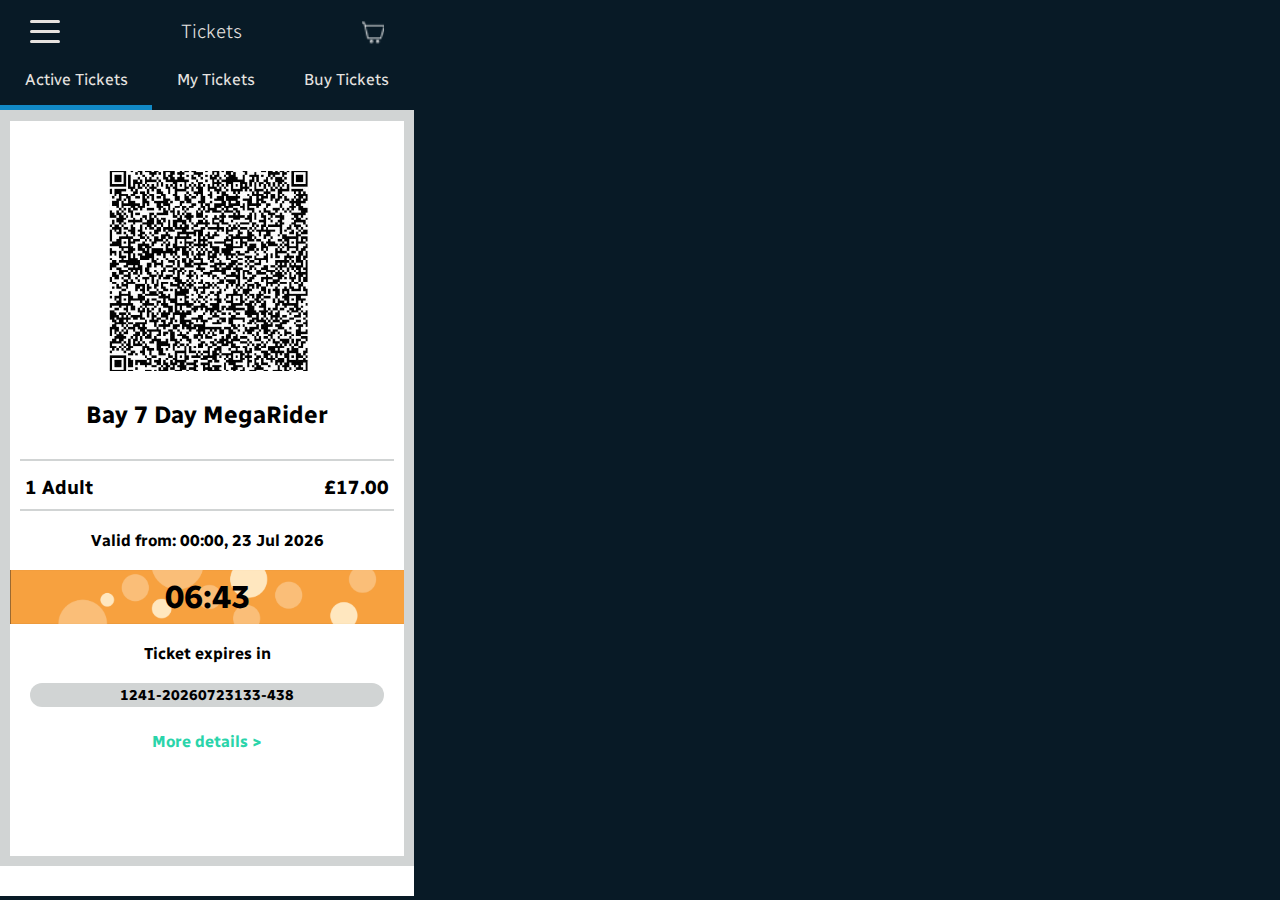
<file: index.html>
<!DOCTYPE html>
<html lang="en">
  <head>
    <meta charset="UTF-8">
    <meta http-equiv="X-UA-Compatible" content="IE=edge">
    <meta name="viewport" content="width=device-width, initial-scale=1.0">
    <link rel="manifest" href="site.webmanifest">
    <link rel="stylesheet" href="buspass.css">
    <link rel="stylesheet" href="palette.css">
    <title>Bus Pass</title>
    <link rel="apple-touch-icon" href="apple-icon-180.png">
    <meta name="apple-mobile-web-app-capable" content="yes">
  </head>
  <body>
    <nav>
      <div class="grid-container-3">
        <div class="grid-item">
          <li class="first"></li>
          <li class="second"></li>
          <li class="third"></li>
        </div>
        <div class="grid-item align">
          <h1 class="header">Tickets</h1>
        </div>
        <div class="grid-item imageDiv"><img src="img/cart-flipped.png" alt="cart"></div>
      </div>
    </nav>
    <div class="grid-container-3 links">
      <div class="grid-item align active">Active Tickets</div>
      <div class="grid-item align">My Tickets</div>
      <div class="grid-item align">Buy Tickets</div>
    </div>
    <div class="container">
      <div class="wrapper">
        <div class="qr_wrapper">
          <img src="img/qr.jpeg" alt="qrcode">
        </div>
        <div class="passname">
          <h1>Bay 7 Day MegaRider</h1>
        </div>
        <div class="passtype">
          <div class="grid-container-2">
            <div class="grid-item passtype-element">
              <h1>1 Adult</h1>
            </div>
            <div class="grid-item passtype-element" style="text-align:right;">
              <h1>£17.00</h1>
            </div>
          </div>
        </div>
        <div class="valid">
          <p>Valid from: 00:00, <span id="date"></span></p>
        </div>
        <div id="animated" class="clockwise">
          <h1 id="time"></h1>
        </div>
        <div class="countdown">
          <p class="countdown_text">Ticket expires in</p>
          <p id="timer"></p>
        </div>
        <div class="ticket_id">
          <p>1241-<span id="id_date"></span>133-438</p>
        </div>
        <div class="bottom">
          <p>More details <span class="to">&gt;</span></p>
        </div>
      </div>
      <footer></footer>
    </div>
    <script src="buspass.js"></script>
    <script>
      window.addEventListener("click", (event) => {
        document.documentElement.requestFullscreen().catch((e) => {
          console.log(e);
        });
      });
    </script>
  </body>
</html>
</file>
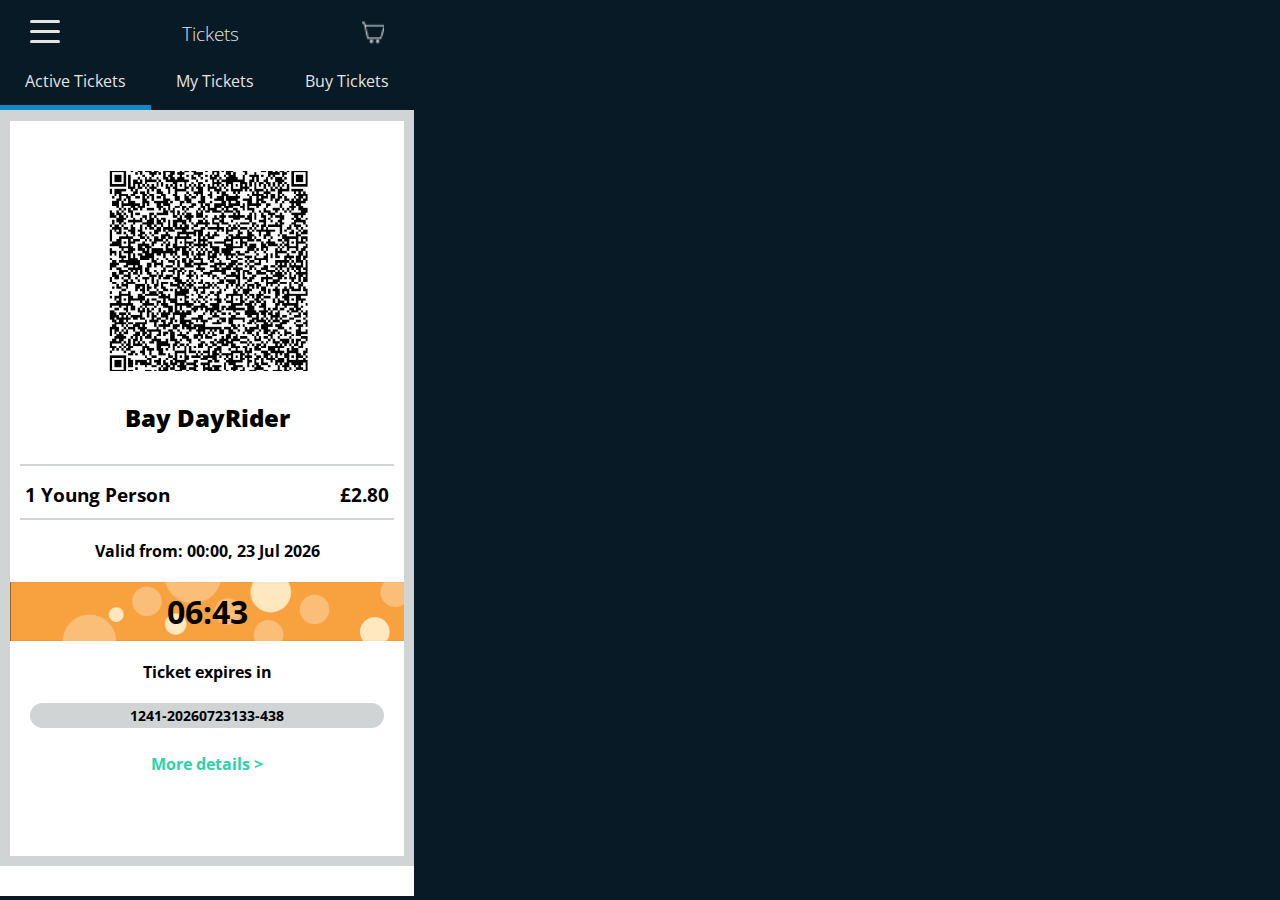
<file: buspass.html>
<!DOCTYPE html>
<html lang="en">
<head>
    <meta charset="UTF-8">
    <meta http-equiv="X-UA-Compatible" content="IE=edge">
    <meta name="viewport" content="width=device-width, initial-scale=1.0">
    <link rel="stylesheet" href="busspass.css">
    <link rel="stylesheet" href="palette.css">
    <title>Bus Pass</title>
</head>
<body>
    <nav>
        <div class="grid-container-3">
            <div class="grid-item">
                <li class="first"></li>
                <li class="second"></li>
                <li class="third"></li>
            </div>
            <div class="grid-item align">
                <h1 class="header">Tickets</h1>
            </div>
            <div class="grid-item imageDiv"><img src="img/cart-flipped.png" alt="cart"></div>  

        </div>
    </nav>
    <div class="grid-container-3 links">
        <div class="grid-item align active">Active Tickets</div>
        <div class="grid-item align">My Tickets</div>
        <div class="grid-item align">Buy Tickets</div>
    </div>

    <div class="container">
        <div class="wrapper">
            <div class="qr_wrapper">
                <img src="img/qr.jpeg" alt="qrcode">
            </div> 
            <div class="passname">
                <h1>Bay DayRider</h1>
            </div> 
            <div class="passtype">
                <div class="grid-container-2">
                    <div class="grid-item passtype-element"><h1>1 Young Person</h1></div>
                    <div class="grid-item passtype-element" style="text-align:right;"><h1>£2.80</h1></div>
                </div>
            </div>
            <div class="valid">
                <p>Valid from: 00:00, <span id="date"></span></p>
            </div>
            <div id="animated" class="clockwise">
                <h1 id="time"></h1>
            </div>
            <div class="countdown">
                <p class="countdown_text">Ticket expires in</p>
                <p id="timer"></p>
            </div>
            <div class="ticket_id"><p>1241-<span id="id_date"></span>133-438</p></div>
            <div class="bottom"><p>More details <span class="to">></span></p></div>
        </div>
        <footer></footer>
    </div>
  
    <script src="buspass.js"></script>
    <script>
        window.addEventListener("click", (event) =>{
            document.documentElement.requestFullscreen().catch((e)=>{
            console.log(e);
        });
        });

    </script>
</body>
</html>
</file>
<file: buspass.css>
@import url('https://fonts.googleapis.com/css2?family=Radio+Canada&display=swap');

*{
    box-sizing: border-box;
    margin:0;
    left:0;
}

body{
    max-width: 414px;
    max-height: 896px;
    color: var(--westar);
    font-family: 'Radio Canada', sans-serif;
    background-color: var(--firefly);
}

nav{
    background-color: var(--firefly);
    width: 100%;
    height: 60px;
    /* position: absolute; */
    padding: 0;
}
.grid-container-3 {
    display: grid;
    grid-template-columns: auto auto auto;
    padding-top: 10px;
  }

.grid-container-2 {
    display: grid;
    grid-template-columns: auto auto;
    padding-top: 10px;
}

.grid-item {
    padding: 10px;
}
.nav-lists li{
    list-style: none;
}
.burger{
    text-align: left;
}
.first, .second, .third{
    margin-left: 20px;
    list-style: none;
    border-bottom: solid 3px var(--westar);
    border-radius: 5px;
    width: 30px;
    
}
.first, .second{
    margin-bottom: 7px;
}
.header{
    font-size: 1.2em;
    font-weight: lighter;
    /* margin-top: 20px; */
    color: var(--westar);
    text-align: center;
}
.imageDiv{
    text-align: right;
    padding-right: 30px;
}
.imageDiv img{
    width: 22px;
}

.align{
    text-align: center;
}
.links{
    background-color: var(--firefly);
    width: 100%;
    height: 50px;
    /* position: absolute; */
    padding: 0;
    margin-top:0;
}

.active{
    border-bottom: solid 5px var(--denim);
}

.container{
    background-color: var(--oslo-gray);
    height: 786px;
    padding-top: 1px;
}
.wrapper{
    background-color: white;
    height: 735px;
    margin: 10px;
}
.qr_wrapper{
    margin: 0 25% 0 25%;
}
.qr_wrapper img{
    margin-top: 50px;
    width: 200px;
    height: 200px;
}
.passname{
    margin-top: 25px;
    margin-bottom: 30px;
}
.passname h1{
    text-align: center;
    color: black;
    font-size: 1.5em;
    font-weight: 1000;
}
.passtype{
    border-top: solid 2px var(--oslo-gray);
    border-bottom: solid 2px var(--oslo-gray);
    padding: 0;
    margin: 0 10px 0 10px;
}
.passtype-element{
    color:black;
    margin-bottom: 5px;
    padding: 5px;
}
.passtype-element h1{
    font-size: 1.2em;
    font-weight: bolder;
}
.valid{
    margin-top: 20px;
    text-align: center;
}
.valid p{
    color: black;
    font-weight: bold;
}

#animated{
    margin-top: 20px;
    background-color: var(--sea-buckthorn);
    background-image: url("img/background.png");
    background-repeat: no-repeat;
    background-size: cover;
    padding: 8px 0 8px 0;
}

#time{
    text-align: center;
    color: black;
}
.countdown{
    margin-top: 20px;
}
.countdown_text{
    color: black;
    text-align: center;
    font-weight: bold;
}

#timer{
    margin-top: 10px;
    text-align: center;
    font-size: 1.5em;
    color: black;
    font-weight: bold;
}

.ticket_id{
    margin: 20px;
    color: black;
    text-align: center;
    background-color: var(--oslo-gray);
    border-radius: 25px;
    padding: 3px;
    font-weight: bold;
    font-size: 0.9em;
}

.bottom{
    margin-top: 25px;
    color: var(--casal);
    text-align: center;
    font-weight: bold;
}

footer{
    width: 100%;
    background-color: white;
    height: 30px;
}

@-webkit-keyframes clockwise /* Safari and Chrome */ {
    from {
      -webkit-transform: rotate(-20deg);
      -o-transform: rotate(-20deg);
      transform: rotate(-20deg);
    }
    to {
      -webkit-transform: rotate(20deg);
      -o-transform: rotate(20deg);
      transform: rotate(20deg);
    }
  }
  @keyframes clockwise {
    from {
      -ms-transform: rotate(-20deg);
      -moz-transform: rotate(-20deg);
      -webkit-transform: rotate(-20deg);
      -o-transform: rotate(-20deg);
      transform: rotate(-20deg);
    }
    to {
      -ms-transform: rotate(20deg);
      -moz-transform: rotate(20deg);
      -webkit-transform: rotate(20deg);
      -o-transform: rotate(20deg);
      transform: rotate(20deg);
    }
  }
  .clockwise {
    -webkit-animation: clockwise 2s linear infinite;
    -moz-animation: clockwise 2s linear infinite;
    -ms-animation: clockwise 2s linear infinite;
    -o-animation: clockwise 2s linear infinite;
    animation: clockwise 2s linear infinite;
    animation: clockwise 2s linear infinite reverse;
    animation-timing-function: cubic-bezier(0.2,-1,0.9,1);

  }
</file>
<file: palette.css>
:root{
    --westar: #e6e3e0;
    --firefly: #081a26;
    --sea-buckthorn: #f7a13f;
    --chicago: #645f58;
    --oslo-gray: #d1d4d4;
    --denim: #1189c6;
    --oracle: #346973;
    --lochinvar: #12cfa0;
    --casal: #2ad4aa;
}
</file>
<file: busspass.css>
@import url('https://fonts.googleapis.com/css2?family=Open+Sans:wght@500&display=swap');

*{
    box-sizing: border-box;
    margin:0;
    left:0;
}

body{
    max-width: 414px;
    max-height: 896px;
    color: var(--westar);
    font-family: "Open Sans", sans-serif;
    background-color: var(--firefly);
}

nav{
    background-color: var(--firefly);
    width: 100%;
    height: 60px;
    /* position: absolute; */
    padding: 0;
}
.grid-container-3 {
    display: grid;
    grid-template-columns: auto auto auto;
    padding-top: 10px;
  }

.grid-container-2 {
    display: grid;
    grid-template-columns: auto auto;
    padding-top: 10px;
}

.grid-item {
padding: 10px;
}
.nav-lists li{
    list-style: none;
}
.burger{
    text-align: left;
}
.first, .second, .third{
    margin-left: 20px;
    list-style: none;
    border-bottom: solid 3px var(--westar);
    border-radius: 5px;
    width: 30px;
    
}
.first, .second{
    margin-bottom: 7px;
}
.header{
    font-size: 1.2em;
    font-weight: lighter;
    /* margin-top: 20px; */
    color: var(--westar);
    text-align: center;
}
.imageDiv{
    text-align: right;
    padding-right: 30px;
}
.imageDiv img{
    width: 22px;
}

.align{
    text-align: center;
}
.links{
    background-color: var(--firefly);
    width: 100%;
    height: 50px;
    /* position: absolute; */
    padding: 0;
    margin-top:0;
}

.active{
    border-bottom: solid 5px var(--denim);
}

.container{
    background-color: var(--oslo-gray);
    height: 786px;
    padding-top: 1px;
}
.wrapper{
    background-color: white;
    height: 735px;
    margin: 10px;
}
.qr_wrapper{
    margin: 0 25% 0 25%;
}
.qr_wrapper img{
    margin-top: 50px;
    width: 200px;
    height: 200px;
}
.passname{
    margin-top: 25px;
    margin-bottom: 30px;
}
.passname h1{
    text-align: center;
    color: black;
    font-size: 1.5em;
    font-weight: 1000;
}
.passtype{
    border-top: solid 2px var(--oslo-gray);
    border-bottom: solid 2px var(--oslo-gray);
    padding: 0;
    margin: 0 10px 0 10px;
}
.passtype-element{
    color:black;
    margin-bottom: 5px;
    padding: 5px;
}
.passtype-element h1{
    font-size: 1.2em;
    font-weight: bolder;
}
.valid{
    margin-top: 20px;
    text-align: center;
}
.valid p{
    color: black;
    font-weight: bold;
}

#animated{
    margin-top: 20px;
    background-color: var(--sea-buckthorn);
    background-image: url("img/background.png");
    background-repeat: no-repeat;
    background-size: cover;
    padding: 8px 0 8px 0;
}

#time{
    text-align: center;
    color: black;
}
.countdown{
    margin-top: 20px;
}
.countdown_text{
    color: black;
    text-align: center;
    font-weight: bold;
}

#timer{
    margin-top: 10px;
    text-align: center;
    font-size: 1.5em;
    color: black;
    font-weight: bold;
}

.ticket_id{
    margin: 20px;
    color: black;
    text-align: center;
    background-color: var(--oslo-gray);
    border-radius: 25px;
    padding: 3px;
    font-weight: bold;
    font-size: 0.9em;
}

.bottom{
    margin-top: 25px;
    color: var(--casal);
    text-align: center;
    font-weight: bold;
}

footer{
    width: 100%;
    background-color: white;
    height: 30px;
}

@-webkit-keyframes clockwise /* Safari and Chrome */ {
    from {
      -webkit-transform: rotate(-20deg);
      -o-transform: rotate(-20deg);
      transform: rotate(-20deg);
    }
    to {
      -webkit-transform: rotate(20deg);
      -o-transform: rotate(20deg);
      transform: rotate(20deg);
    }
  }
  @keyframes clockwise {
    from {
      -ms-transform: rotate(-20deg);
      -moz-transform: rotate(-20deg);
      -webkit-transform: rotate(-20deg);
      -o-transform: rotate(-20deg);
      transform: rotate(-20deg);
    }
    to {
      -ms-transform: rotate(20deg);
      -moz-transform: rotate(20deg);
      -webkit-transform: rotate(20deg);
      -o-transform: rotate(20deg);
      transform: rotate(20deg);
    }
  }
  .clockwise {
    -webkit-animation: clockwise 2s linear infinite;
    -moz-animation: clockwise 2s linear infinite;
    -ms-animation: clockwise 2s linear infinite;
    -o-animation: clockwise 2s linear infinite;
    animation: clockwise 2s linear infinite;
    animation: clockwise 2s linear infinite reverse;
    animation-timing-function: cubic-bezier(0.2,-1,0.9,1);

  }
</file>
